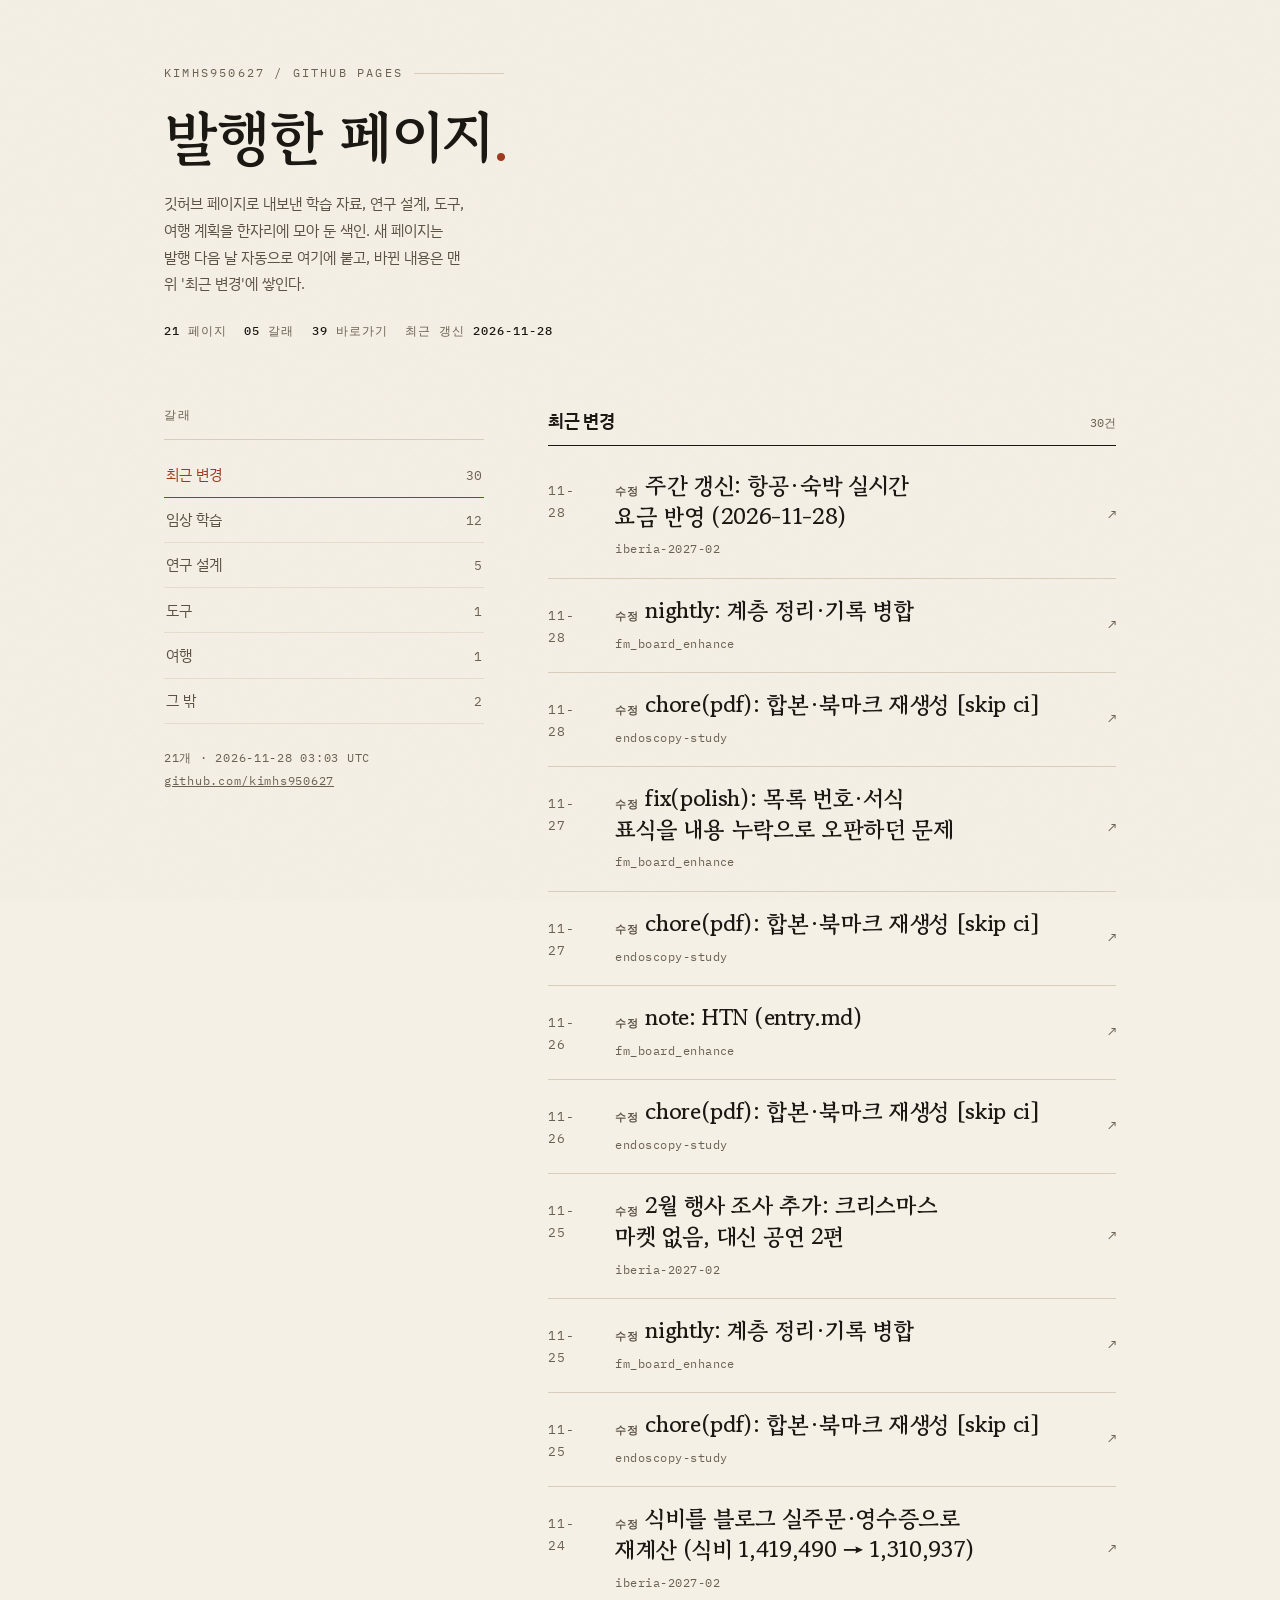
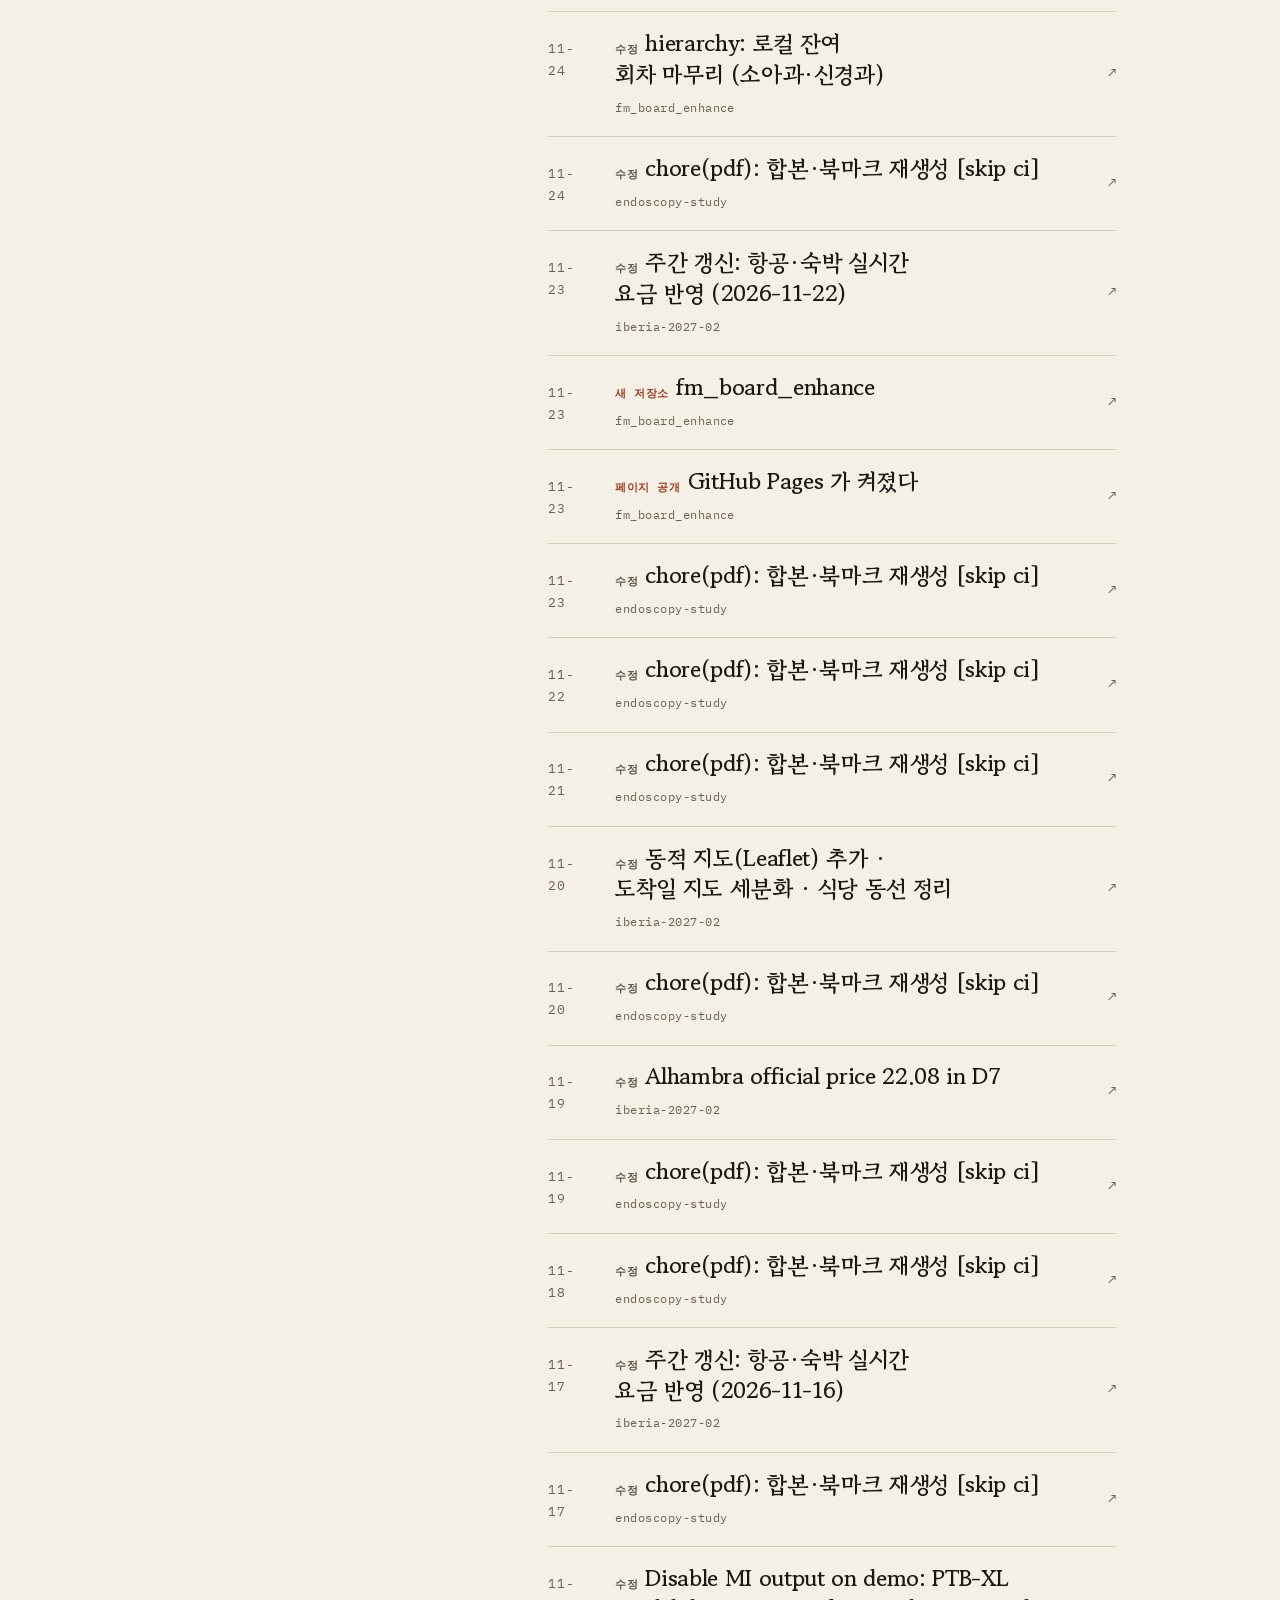
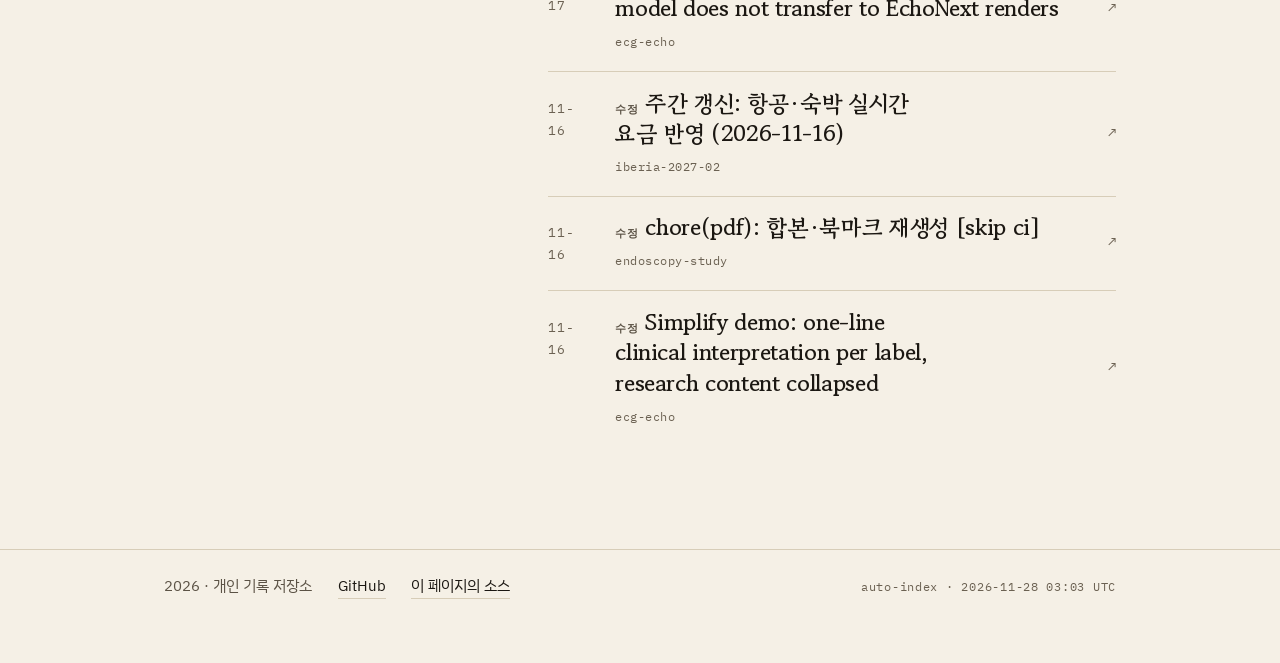
<file: index.html>
<!DOCTYPE html>
<html lang="ko">
<head>
<meta charset="utf-8">
<meta name="viewport" content="width=device-width, initial-scale=1">
<title>페이지 아카이브 · kimhs950627</title>
<meta name="description" content="깃허브 페이지로 발행한 학습 자료·연구 설계·도구·여행 계획을 한자리에 모은 색인. 새로 발행한 페이지는 자동으로 추가된다.">
<link rel="canonical" href="https://kimhs950627.github.io/">
<meta name="theme-color" content="#f5f0e6">
<meta name="color-scheme" content="light">

<meta property="og:type" content="website">
<meta property="og:site_name" content="페이지 아카이브">
<meta property="og:title" content="페이지 아카이브 · kimhs950627">
<meta property="og:description" content="깃허브 페이지로 발행한 학습 자료·연구 설계·도구·여행 계획을 한자리에 모은 색인.">
<meta property="og:url" content="https://kimhs950627.github.io/">
<meta property="og:image" content="https://kimhs950627.github.io/assets/og.png">
<meta name="twitter:card" content="summary_large_image">

<link rel="icon" href="assets/favicon.svg" type="image/svg+xml">
<link rel="preconnect" href="https://fonts.googleapis.com">
<link rel="preconnect" href="https://fonts.gstatic.com" crossorigin>
<link rel="stylesheet" href="https://fonts.googleapis.com/css2?family=Gowun+Batang:wght@400;700&family=IBM+Plex+Mono:wght@400;500&family=IBM+Plex+Sans+KR:wght@400;500;600&display=swap">
<link rel="stylesheet" href="styles/site.css">

<script type="application/ld+json">
{
  "@context": "https://schema.org",
  "@type": "CollectionPage",
  "name": "페이지 아카이브",
  "url": "https://kimhs950627.github.io/",
  "description": "깃허브 페이지로 발행한 학습 자료·연구 설계·도구·여행 계획을 한자리에 모은 색인.",
  "isPartOf": { "@type": "WebSite", "name": "kimhs950627.github.io", "url": "https://kimhs950627.github.io/" },
  "about": { "@type": "Person", "name": "kimhs950627", "url": "https://github.com/kimhs950627" }
}
</script>
</head>
<body>
<a class="skip-link" href="#feed">본문으로 건너뛰기</a>
<div class="grain" aria-hidden="true"></div>

<header class="masthead">
  <div class="wrap">
    <p class="kicker">kimhs950627 / github pages</p>
    <h1>발행한 페이지<em>.</em></h1>
    <p class="lede">
      깃허브 페이지로 내보낸 학습 자료, 연구 설계, 도구, 여행 계획을 한자리에 모아 둔 색인.
      새 페이지는 발행 다음 날 자동으로 여기에 붙고, 바뀐 내용은 맨 위 '최근 변경'에 쌓인다.
    </p>
    <p class="stats">
      <span><b id="stat-total">—</b> 페이지</span>
      <span><b id="stat-groups">—</b> 갈래</span>
      <span><b id="stat-links">—</b> 바로가기</span>
      <span>최근 갱신 <b id="stat-updated">—</b></span>
    </p>
  </div>
</header>

<main class="wrap layout">
  <aside class="rail" aria-labelledby="rail-title">
    <p class="rail-title" id="rail-title">갈래</p>
    <nav aria-label="갈래">
      <div id="rail-list" role="tablist" aria-orientation="vertical" aria-labelledby="rail-title"></div>
    </nav>
    <p class="updated">
      <span id="rail-generated">—</span><br>
      <a href="https://github.com/kimhs950627">github.com/kimhs950627</a>
    </p>
  </aside>

  <div class="feed" id="feed">
    <noscript>
      <p>목록을 그리려면 자바스크립트가 필요하다.
      <a href="https://github.com/kimhs950627?tab=repositories">깃허브 프로필</a>에서도 볼 수 있다.</p>
    </noscript>
  </div>
</main>

<footer class="foot">
  <div class="wrap">
    <span>2026 · 개인 기록 저장소</span>
    <a href="https://github.com/kimhs950627">GitHub</a>
    <a href="https://github.com/kimhs950627/kimhs950627.github.io">이 페이지의 소스</a>
    <span class="mono" id="foot-generated"></span>
  </div>
</footer>

<script src="scripts/app.js" defer></script>
</body>
</html>
</file>
<file: styles/site.css>
@import url("tokens.css");

*,
*::before,
*::after {
  box-sizing: border-box;
}

html {
  scroll-behavior: smooth;
}

body {
  margin: 0;
  background: var(--paper);
  color: var(--ink);
  font-family: var(--font-body);
  font-size: var(--fs-body);
  line-height: 1.72;
  -webkit-font-smoothing: antialiased;
  text-rendering: optimizeLegibility;
  word-break: keep-all;
  line-break: strict;
  overflow-wrap: break-word;
  hyphens: none;
}

/* 배경 깊이 — 종이 그레인 한 겹 */
.grain {
  position: fixed;
  inset: 0;
  z-index: 0;
  pointer-events: none;
  opacity: 0.05;
  background-image: url("data:image/svg+xml;utf8,%3Csvg xmlns='http://www.w3.org/2000/svg' width='140' height='140'%3E%3Cfilter id='n'%3E%3CfeTurbulence type='fractalNoise' baseFrequency='.9' numOctaves='3'/%3E%3C/filter%3E%3Crect width='140' height='140' filter='url(%23n)'/%3E%3C/svg%3E");
}

.wrap {
  max-width: var(--maxw);
  margin: 0 auto;
  padding-inline: var(--pad-x);
}

a {
  color: inherit;
}

:focus-visible {
  outline: 2px solid var(--accent);
  outline-offset: 4px;
}

/* ── 머리 ───────────────────────────────────────────── */
.layout {
  display: grid;
  grid-template-columns: 1fr;
  gap: var(--s5);
  padding-block: var(--s5) var(--s6);
  position: relative;
  z-index: 1;
}

@media (min-width: 900px) {
  .layout {
    grid-template-columns: minmax(240px, 320px) 1fr;
    gap: clamp(2rem, 5vw, 5rem);
    align-items: start;
  }
}

.masthead {
  padding-top: clamp(2.4rem, 7vh, 5rem);
  position: relative;
  z-index: 1;
}

.kicker {
  font-family: var(--font-mono);
  font-size: var(--fs-kicker);
  letter-spacing: 0.18em;
  text-transform: uppercase;
  color: var(--ink-3);
  margin: 0 0 var(--s3);
  display: flex;
  align-items: center;
  gap: 0.7rem;
}

.kicker::after {
  content: "";
  height: 1px;
  flex: 1;
  background: var(--rule);
  max-width: 90px;
}

h1 {
  font-family: var(--font-display);
  font-weight: 700;
  font-size: var(--fs-h1);
  line-height: 1.06;
  letter-spacing: -0.02em;
  margin: 0 0 var(--s3);
  text-wrap: balance;
}

h1 em {
  font-style: normal;
  color: var(--accent);
}

.lede {
  margin: 0 0 var(--s3);
  color: var(--ink-2);
  max-width: 34ch;
  font-size: var(--fs-note);
  line-height: 1.8;
}

.stats {
  font-family: var(--font-mono);
  font-size: var(--fs-kicker);
  letter-spacing: 0.08em;
  color: var(--ink-3);
  margin: 0;
  display: flex;
  flex-wrap: wrap;
  gap: 0.4rem 1.1rem;
}

.stats b {
  color: var(--ink);
  font-weight: 500;
}

/* ── 갈래 탭 ─────────────────────────────────────────── */
.rail {
  position: sticky;
  top: 0;
  z-index: 3;
  min-width: 0;
  background: var(--paper);
  padding-block: 0.15rem;
}

@media (min-width: 900px) {
  .rail {
    top: var(--s5);
    background: none;
    padding-block: 0;
  }
}

.rail-title {
  font-family: var(--font-mono);
  font-size: var(--fs-kicker);
  letter-spacing: 0.16em;
  text-transform: uppercase;
  color: var(--ink-3);
  margin: 0 0 var(--s2);
  padding-bottom: var(--s2);
  border-bottom: 1px solid var(--rule);
}

#rail-list {
  display: flex;
  flex-wrap: wrap;
  min-width: 0;
  gap: 0.1rem;
}

@media (min-width: 900px) {
  #rail-list {
    flex-direction: column;
    gap: 0;
    overflow: visible;
  }
}

.tab {
  display: flex;
  flex: 0 0 auto;
  align-items: baseline;
  justify-content: space-between;
  gap: 1rem;
  padding: 0.58rem 0.1rem;
  border: 0;
  border-bottom: 1px solid rgba(215, 205, 184, 0.55);
  background: none;
  color: var(--ink-2);
  font: inherit;
  font-size: var(--fs-note);
  text-align: left;
  white-space: nowrap;
  cursor: pointer;
  transition: color var(--dur) var(--ease), border-color var(--dur) var(--ease);
}

.tab .c {
  font-family: var(--font-mono);
  font-size: 0.8rem;
  color: var(--ink-3);
}

.tab:hover,
.tab[aria-selected="true"] {
  color: var(--accent);
}

.tab[aria-selected="true"] {
  border-bottom-color: var(--accent);
}

@media (max-width: 899px) {
  .rail-title,
  .updated {
    display: none;
  }

  .tab {
    padding: 0.5rem 0.7rem;
    border-bottom-width: 2px;
  }
}

@media (max-width: 899px) {
  .layout {
    gap: var(--s3);
    padding-block: var(--s3) var(--s6);
  }
}

.updated {
  margin-top: var(--s3);
  font-family: var(--font-mono);
  font-size: 0.76rem;
  letter-spacing: 0.06em;
  color: var(--ink-3);
  line-height: 1.9;
}

/* ── 목록 ───────────────────────────────────────────── */
.feed {
  min-width: 0;
}

.group-panel + .group-panel {
  margin-top: var(--s4);
}

.empty {
  color: var(--ink-2);
}

.group-head {
  display: flex;
  align-items: baseline;
  gap: 0.75rem;
  margin: 0 0 0.5rem;
  padding-bottom: 0.5rem;
  border-bottom: 1px solid var(--ink);
}

.group-head h2 {
  font-family: var(--font-body);
  font-size: var(--fs-h2);
  font-weight: 600;
  letter-spacing: -0.01em;
  margin: 0;
}

.group-head .c {
  margin-left: auto;
  font-family: var(--font-mono);
  font-size: 0.76rem;
  color: var(--ink-3);
}

.row {
  display: grid;
  grid-template-columns: var(--idx-w) 1fr auto;
  align-items: baseline;
  gap: clamp(0.8rem, 2vw, 1.5rem);
  padding: 1.05rem 0 1.1rem;
  border-bottom: 1px solid var(--rule);
  text-decoration: none;
  position: relative;
  transition: background-color var(--dur) var(--ease), padding-inline var(--dur) var(--ease);
}

.row::before {
  content: "";
  position: absolute;
  left: 0;
  top: 0;
  bottom: 0;
  width: 2px;
  background: var(--accent);
  transform: scaleY(0);
  transform-origin: top;
  transition: transform var(--dur) var(--ease);
}

.row:hover {
  background: var(--accent-soft);
  padding-inline: 0.9rem 0.5rem;
}

.row:hover::before {
  transform: scaleY(1);
}

.idx {
  font-family: var(--font-mono);
  font-size: 0.8rem;
  color: var(--ink-3);
  letter-spacing: 0.06em;
  padding-top: 0.45em;
}

/* 그 페이지 안의 워크북·장 단위 바로가기 */
.row-sub {
  display: flex;
  flex-wrap: wrap;
  gap: 0.4rem 0.45rem;
  padding: 0 0 0.95rem calc(var(--idx-w) + clamp(0.8rem, 2vw, 1.5rem));
  margin-top: -0.15rem;
}

.chip {
  display: inline-flex;
  align-items: center;
  gap: 0.32rem;
  padding: 0.14rem 0.62rem;
  border: 1px solid var(--rule);
  border-radius: 999px;
  font-size: 0.78rem;
  line-height: 1.6;
  color: var(--ink-2);
  text-decoration: none;
  background: var(--paper);
  transition: color var(--dur) var(--ease), border-color var(--dur) var(--ease),
    background-color var(--dur) var(--ease);
}

.chip > span[aria-hidden] {
  font-size: 0.7rem;
  color: var(--ink-3);
  transition: transform var(--dur) var(--ease), color var(--dur) var(--ease);
}

.chip-tag {
  font-family: var(--font-mono);
  font-size: 0.66rem;
  letter-spacing: 0.05em;
  padding-right: 0.45rem;
  margin-right: 0.1rem;
  border-right: 1px solid var(--rule);
}

.chip-tag.is-reviewed {
  color: var(--accent);
}

.chip-tag.is-draft {
  color: var(--ink-3);
}

/* '최근 변경' 절의 변경 종류 — 수정·새로 실림·공개 범위 변경 */
.chip-tag.is-push {
  color: var(--ink-2);
}

.chip-tag.is-new {
  color: var(--accent);
}

.chip-tag.is-flip {
  color: var(--ink-3);
}

/* 목록 각 줄의 '새 페이지 · 수정 N일 전' 표시 */
.row-title .chip-tag {
  border-right: 0;
  padding-right: 0;
  margin-right: 0.45rem;
}

.chip:hover {
  color: var(--accent);
  border-color: var(--accent);
  background: var(--accent-soft);
}

.chip:hover > span[aria-hidden] {
  color: var(--accent);
  transform: translate(1px, -1px);
}

.item {
  border-bottom: 1px solid var(--rule);
}

.item .row {
  border-bottom: 0;
}

.item:has(.row-sub) .row {
  padding-bottom: 0.3rem;
}

.item:last-child {
  border-bottom: 0;
}

.row-main {
  display: block;
  min-width: 0;
}

.row-title {
  display: block;
  font-family: var(--font-display);
  font-weight: 700;
  font-size: var(--fs-item);
  line-height: 1.35;
  letter-spacing: -0.015em;
  transition: color var(--dur) var(--ease);
  text-wrap: balance;
}

.row:hover .row-title {
  color: var(--accent);
}

.row-note {
  display: block;
  margin-top: 0.3rem;
  color: var(--ink-2);
  font-size: var(--fs-note);
  line-height: 1.75;
  max-width: 60ch;
}

.row-host {
  display: block;
  margin-top: 0.45rem;
  font-family: var(--font-mono);
  font-size: 0.76rem;
  letter-spacing: 0.04em;
  color: var(--ink-3);
}

.go {
  font-family: var(--font-mono);
  font-size: 0.9rem;
  color: var(--ink-3);
  align-self: center;
  transition: transform var(--dur) var(--ease), color var(--dur) var(--ease);
}

.row:hover .go {
  transform: translate(3px, -3px);
  color: var(--accent);
}

/* 로드 시 스태거드 리빌 */
.row,
.group-head {
  opacity: 0;
  transform: translateY(12px);
}

.is-in .row,
.is-in .group-head {
  animation: rise var(--dur) var(--ease) forwards;
  animation-delay: calc(var(--i, 0) * 45ms);
}

@keyframes rise {
  to {
    opacity: 1;
    transform: none;
  }
}

@media (prefers-reduced-motion: reduce) {
  html {
    scroll-behavior: auto;
  }

  .row,
  .group-head {
    opacity: 1;
    transform: none;
    animation: none;
  }

  * {
    transition-duration: 1ms !important;
  }
}

/* ── 꼬리 ───────────────────────────────────────────── */
.foot {
  position: relative;
  z-index: 1;
  border-top: 1px solid var(--rule);
  padding-block: var(--s3) var(--s5);
}

.foot .wrap {
  display: flex;
  flex-wrap: wrap;
  gap: 0.6rem 1.6rem;
  align-items: baseline;
  font-size: var(--fs-note);
  color: var(--ink-2);
}

.foot a {
  color: var(--ink);
  text-decoration: none;
  border-bottom: 1px solid var(--rule);
  transition: border-color var(--dur) var(--ease), color var(--dur) var(--ease);
}

.foot a:hover {
  color: var(--accent);
  border-color: var(--accent);
}

.foot .mono {
  font-family: var(--font-mono);
  font-size: 0.76rem;
  letter-spacing: 0.06em;
  color: var(--ink-3);
  margin-left: auto;
}

.sr-only {
  position: absolute;
  width: 1px;
  height: 1px;
  padding: 0;
  margin: -1px;
  overflow: hidden;
  clip: rect(0 0 0 0);
  white-space: nowrap;
  border: 0;
}

@media (max-width: 640px) {
  .foot .mono {
    margin-left: 0;
  }
}

.skip-link {
  position: absolute;
  left: var(--pad-x);
  top: 0.6rem;
  z-index: 10;
  background: var(--ink);
  color: var(--paper);
  padding: 0.6rem 1rem;
  font-size: var(--fs-note);
  text-decoration: none;
  clip-path: inset(50%);
  width: 1px;
  height: 1px;
  overflow: hidden;
  white-space: nowrap;
}

.skip-link:focus-visible {
  clip-path: none;
  width: auto;
  height: auto;
  overflow: visible;
  outline-color: var(--paper);
  outline-offset: 2px;
}

.lock {
  display: inline-block;
  margin-left: 0.55rem;
  padding: 0.05rem 0.45rem;
  border: 1px solid var(--accent);
  border-radius: 999px;
  font-family: var(--font-mono);
  font-size: 0.66rem;
  letter-spacing: 0.06em;
  color: var(--accent);
  vertical-align: baseline;
}

.chip-request {
  border-style: dashed;
  border-color: var(--accent);
  color: var(--accent);
}
</file>
